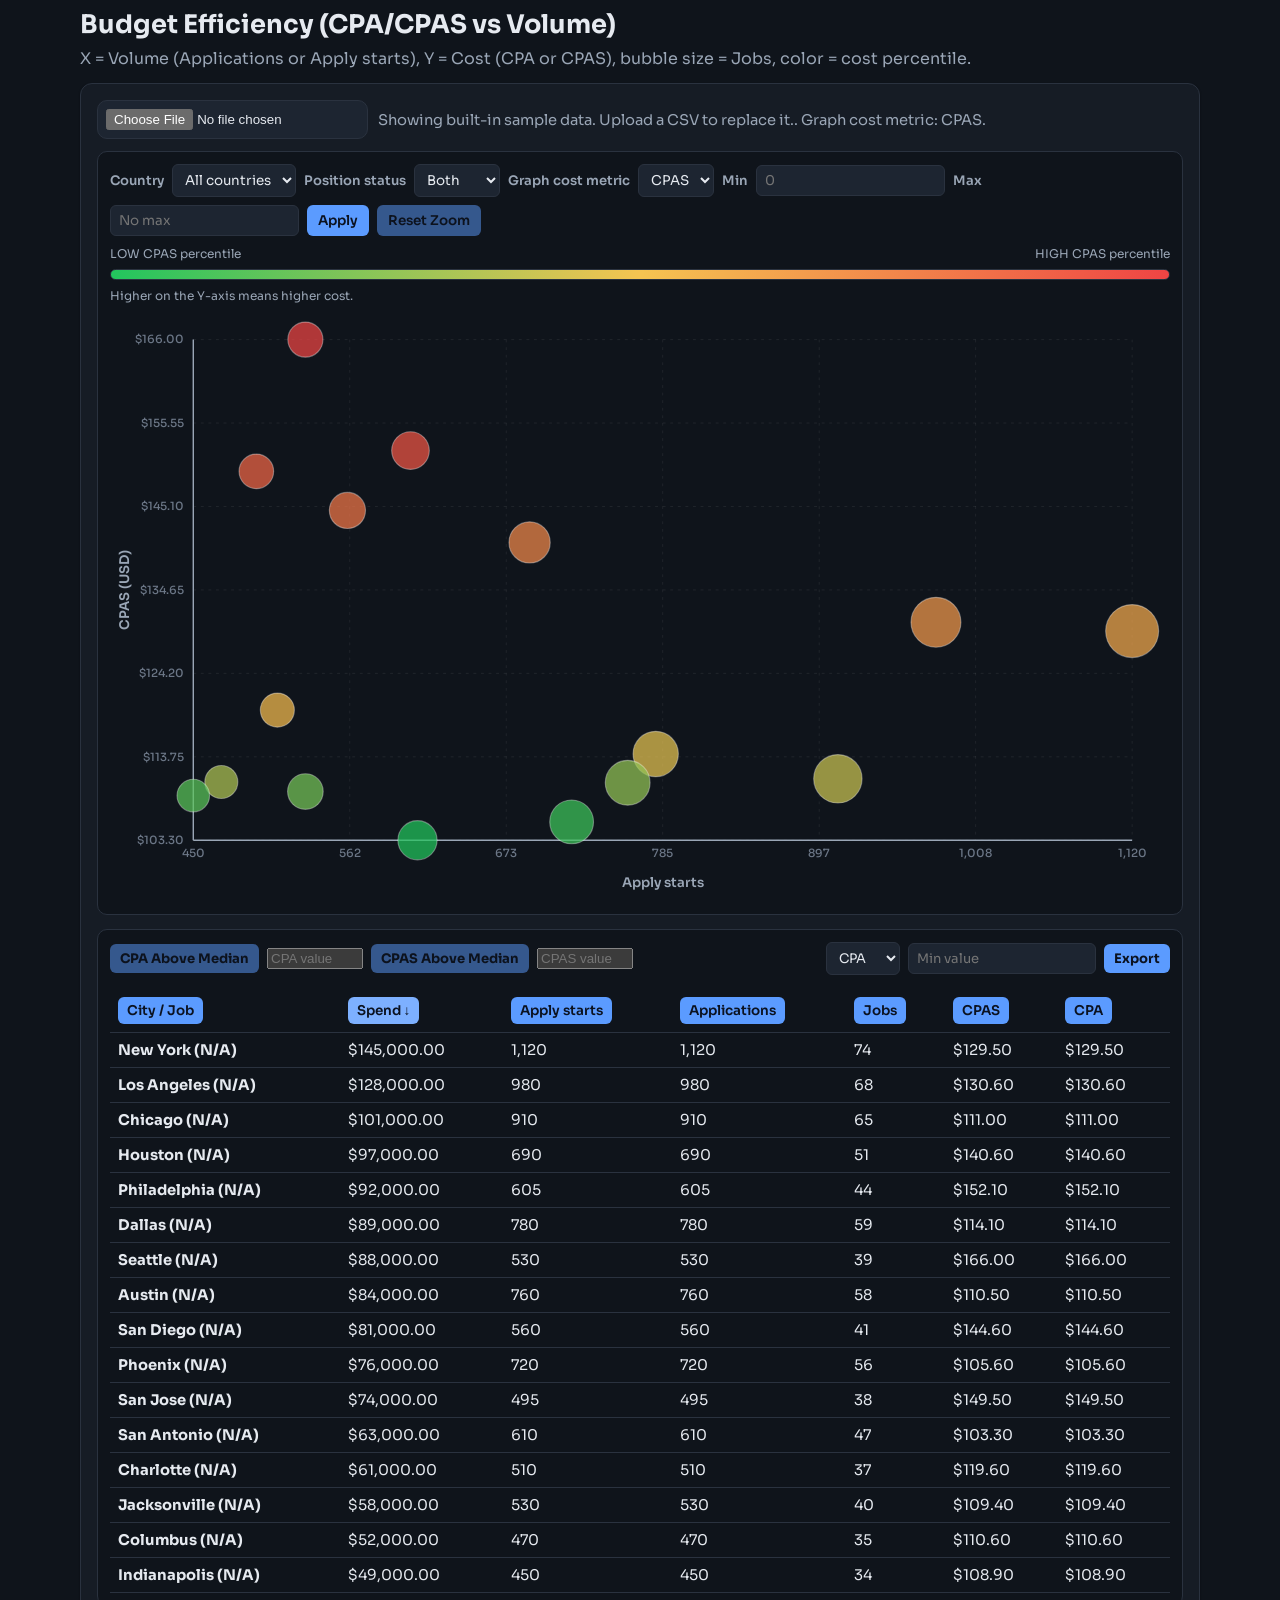
<file: budget-efficiency/budget-efficiency-tool.html>
<!doctype html>
<html lang="en">
  <head>
    <meta charset="UTF-8" />
    <meta name="viewport" content="width=device-width, initial-scale=1.0" />
    <script src="../auth-gate.js"></script>
    <title>Budget Efficiency (CPA/CPAS vs Volume)</title>
    <link rel="icon" type="image/svg+xml" href="../favicon.svg" />
    <link rel="stylesheet" href="../theme.css" />
    <link rel="stylesheet" href="./budget-efficiency.css" />
    <link rel="preconnect" href="https://fonts.googleapis.com" />
    <link rel="preconnect" href="https://fonts.gstatic.com" crossorigin />
    <link href="https://fonts.googleapis.com/css2?family=Sora:wght@400;600;700&display=swap" rel="stylesheet" />
  </head>
  <body>
    <div class="wrap">
      <div class="header">
        <h1 id="pageTitle">Budget Efficiency (CPA/CPAS vs Volume)</h1>
        <p id="pageSubtitle">
          X = Volume (Applications or Apply starts), Y = Cost (CPA or CPAS), bubble size = Jobs, color = cost percentile.
        </p>
      </div>

      <div class="card">
        <div class="controls">
          <input id="csv-file" type="file" accept=".csv,text/csv" />
          <span id="status" class="status">Showing built-in sample data. Upload a CSV to replace it.</span>
        </div>
        <div class="section-card">
          <div class="graph-controls">
            <label for="countryFilterSelector">Country</label>
            <select id="countryFilterSelector">
              <option value="__all__">All countries</option>
            </select>
            <label for="positionStatusSelector">Position status</label>
            <select id="positionStatusSelector">
              <option value="both">Both</option>
              <option value="open">Open</option>
              <option value="closed">Closed</option>
            </select>
            <label id="graphMetricLabel" for="costMetricSelector">Graph cost metric</label>
            <select id="costMetricSelector">
              <option value="cpas">CPAS</option>
              <option value="cpa">CPA</option>
            </select>
            <label id="minLabel" for="costMinInput">Min</label>
            <input id="costMinInput" type="number" min="0" step="0.01" placeholder="0" />
            <label id="maxLabel" for="costMaxInput">Max</label>
            <input id="costMaxInput" type="number" min="0" step="0.01" placeholder="No max" />
            <button id="applyCostFilterBtn" type="button">Apply</button>
            <button id="resetZoomBtn" type="button" disabled>Reset Zoom</button>
          </div>
          <div class="legend">
            <div class="legend-labels"><span id="legendCostLow">LOW CPA percentile</span><span id="legendCostHigh">HIGH CPA percentile</span></div>
            <div class="legend-bar"></div>
            <div id="legendNote" class="legend-note">Higher on the Y-axis means higher cost.</div>
          </div>
          <div id="graphMedianNotice" class="median-notice"></div>
          <svg id="chart" viewBox="0 0 1120 620" role="img" aria-label="Volume versus cost bubble chart"></svg>
          <div id="tooltip" class="tooltip"></div>
        </div>

        <div class="section-card">
          <div class="table-filter-controls">
            <button id="filterMedianCpaBtn" class="median-filter-btn" type="button">CPA Above Median</button>
            <input id="cpaMedianInput" class="median-input" type="number" min="0" step="0.01" placeholder="CPA value" />
            <button id="filterMedianCpasBtn" class="median-filter-btn" type="button">CPAS Above Median</button>
            <input id="cpasMedianInput" class="median-input" type="number" min="0" step="0.01" placeholder="CPAS value" />
            <span id="tableMedianNotice" class="table-median-notice"></span>
            <button id="clearCityFilterBtn" class="median-filter-btn city-filter-btn" type="button"></button>
            <div class="export-controls">
              <select id="exportMetricSelector">
                <option value="cpa">CPA</option>
                <option value="cpas">CPAS</option>
              </select>
              <input id="exportThresholdInput" type="number" min="0" step="0.01" placeholder="Min value" />
              <button id="exportFilteredBtn" class="median-filter-btn" type="button">Export</button>
            </div>
          </div>
          <div class="table-wrap">
            <table>
              <thead>
                <tr>
                  <th><button id="nameHeaderBtn" class="sort-btn" data-sort-key="name">City / Job</button></th>
                  <th><button id="spendHeaderBtn" class="sort-btn" data-sort-key="spend">Spend</button></th>
                  <th><button id="applyStartsHeaderBtn" class="sort-btn" data-sort-key="applyStarts">Apply starts</button></th>
                  <th id="applicationsHeader"><button id="applicationsHeaderBtn" class="sort-btn" data-sort-key="applications">Applications</button></th>
                  <th><button id="jobsHeaderBtn" class="sort-btn" data-sort-key="jobs">Jobs</button></th>
                  <th><button id="cpasHeaderBtn" class="sort-btn" data-sort-key="cpas">CPAS</button></th>
                  <th id="cpaHeader"><button id="cpaHeaderBtn" class="sort-btn" data-sort-key="cpa">CPA</button></th>
                </tr>
              </thead>
              <tbody id="table-body"></tbody>
            </table>
          </div>
        </div>
      </div>
    </div>

    <script src="./budget-efficiency.js"></script>
  </body>
</html>
</file>
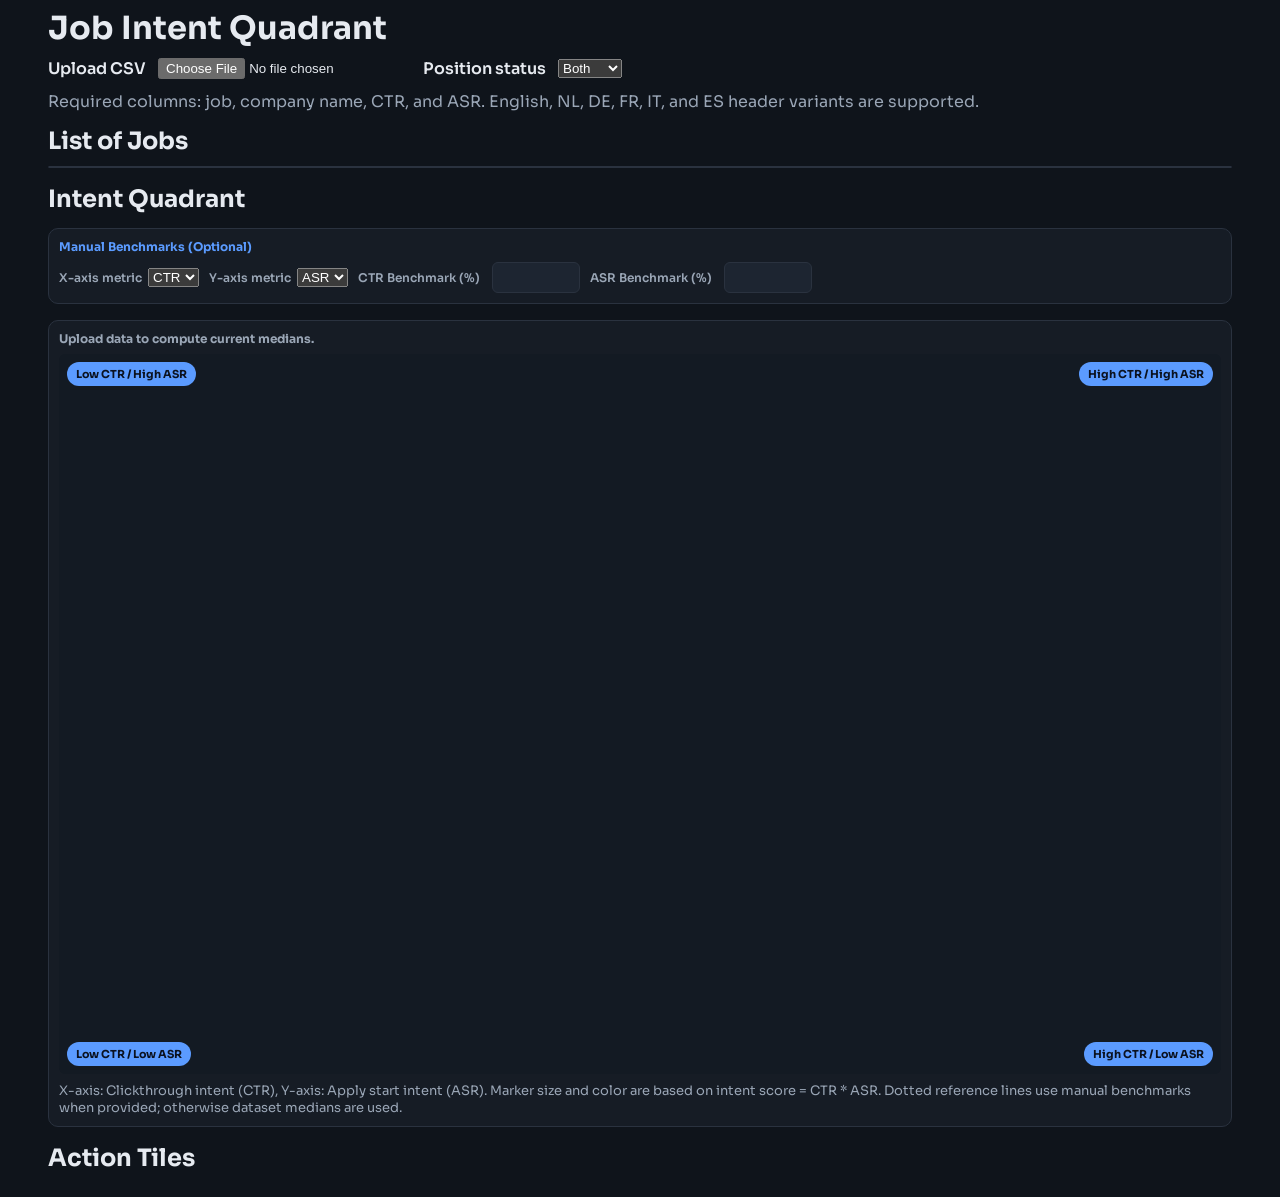
<file: scraper/intent-quadrant-tool.html>
<!doctype html>
<html lang="en">
  <head>
    <meta charset="UTF-8" />
    <meta name="viewport" content="width=device-width, initial-scale=1.0" />
    <script src="../auth-gate.js"></script>
    <title>Intent Quadrant</title>
    <link rel="icon" type="image/svg+xml" href="../favicon.svg" />
    <link rel="preconnect" href="https://fonts.googleapis.com" />
    <link rel="preconnect" href="https://fonts.gstatic.com" crossorigin />
    <link href="https://fonts.googleapis.com/css2?family=Sora:wght@400;600;700&display=swap" rel="stylesheet" />
    <link rel="stylesheet" href="../theme.css" />
    <link rel="stylesheet" href="./intent-quadrant.css" />
  </head>
  <body>
    <main>
      <h1 id="pageTitle">Job Intent Quadrant</h1>
      <div class="upload">
        <label id="uploadLabel" for="csvFile">Upload CSV</label>
        <input id="csvFile" type="file" accept=".csv" />
        <label for="positionStatusSelector">Position status</label>
        <select id="positionStatusSelector">
          <option value="both">Both</option>
          <option value="open">Open</option>
          <option value="closed">Closed</option>
        </select>
      </div>
      <p id="hintText" class="hint">
        Required columns: job, company name, CTR, and ASR. English, NL, DE, FR, IT, and ES header variants are supported.
      </p>
      <div id="error" class="error" hidden></div>

      <h2 id="jobsTitle">List of Jobs</h2>
      <div class="table-wrap">
        <table id="dataTable">
          <thead id="tableHead"></thead>
          <tbody id="tableBody"></tbody>
        </table>
      </div>

      <h2 id="quadrantTitle" style="margin-top: 16px">Intent Quadrant</h2>
      <section class="benchmark-panel">
        <p id="benchTitle" class="benchmark-title">Manual Benchmarks (Optional)</p>
        <div class="benchmark-controls">
          <div class="benchmark-field">
            <label id="xAxisLabel" for="xAxisMetricSelector">X-axis metric</label>
            <select id="xAxisMetricSelector">
              <option value="ctr">CTR</option>
              <option value="asr">ASR</option>
              <option value="acr">ACR</option>
            </select>
          </div>
          <div class="benchmark-field">
            <label id="yAxisLabel" for="yAxisMetricSelector">Y-axis metric</label>
            <select id="yAxisMetricSelector">
              <option value="asr">ASR</option>
              <option value="ctr">CTR</option>
              <option value="acr">ACR</option>
            </select>
          </div>
          <div class="benchmark-field">
            <label id="xBenchLabel" for="xBenchmarkInput">X Benchmark (%)</label>
            <input id="xBenchmarkInput" type="number" min="0" step="0.1" />
          </div>
          <div class="benchmark-field">
            <label id="yBenchLabel" for="yBenchmarkInput">Y Benchmark (%)</label>
            <input id="yBenchmarkInput" type="number" min="0" step="0.1" />
          </div>
        </div>
      </section>

      <div class="quadrant-shell">
        <p id="benchmarkNotice" class="benchmark-note">Upload data to compute current medians.</p>
        <div class="chart-wrap">
          <svg id="chart" viewBox="0 0 1000 620" aria-label="Intent Quadrant Chart"></svg>
          <div id="quadrantFilterOverlay" class="quadrant-filter-overlay">
            <button id="filterQHH" class="quadrant-filter-btn q-hh" type="button">High/High</button>
            <button id="filterQHL" class="quadrant-filter-btn q-hl" type="button">High/Low</button>
            <button id="filterQLH" class="quadrant-filter-btn q-lh" type="button">Low/High</button>
            <button id="filterQLL" class="quadrant-filter-btn q-ll" type="button">Low/Low</button>
          </div>
        </div>
        <p id="chartLegendText" class="legend">
          X-axis: Clickthrough intent (CTR), Y-axis: Apply start intent (ASR). Marker size and color are based on intent score = CTR * ASR.
          Dotted reference lines use manual benchmarks when provided; otherwise dataset medians are used.
        </p>
      </div>

      <h2 id="tilesTitle" style="margin-top: 16px">Action Tiles</h2>
      <section class="tiles" id="tiles"></section>
    </main>

    <div id="tooltip" class="tooltip"></div>
    <div id="tileHoverTooltip" class="tile-hover-tooltip"></div>

    <script src="./intent-quadrant.js"></script>
  </body>
</html>
</file>
<file: theme.css>
/*
 * theme.css — shared design tokens for the Marketing Analytics Suite.
 *
 * Single source of truth for the dark, clean-minimal design language.
 * Included as the FIRST stylesheet on every page (./theme.css on the root
 * shell, ../theme.css inside each tool folder), before the page's own CSS so
 * local :root variables can alias these tokens.
 *
 * Aesthetic: clean & minimal — flat surfaces, 1px hairline borders, restrained
 * shadows. Theme: dark. Density: comfortable-middle. Accent: Indeed blue is the
 * brand anchor (--t-brand), but a lighter derived blue (--t-accent) does the
 * interactive work since #003A9B is too dark for contrast on dark surfaces.
 */

:root {
  /* Surfaces (low -> elevated) */
  --t-bg: #0f141b;        /* page background (deep slate) */
  --t-surface: #161c25;   /* cards / panels */
  --t-elevated: #1d2531;  /* popovers, tooltips, menus */

  /* Borders / hairlines */
  --t-border: #2a323f;
  --t-border-strong: #39414f;

  /* Text */
  --t-text: #e6eaf0;   /* primary */
  --t-muted: #9aa6b6;  /* secondary */
  --t-faint: #6b7686;  /* axis ticks, captions */

  /* Brand + interactive accent */
  --t-brand: #003a9b;             /* Indeed blue — identity/brand anchor */
  --t-accent: #5b9bff;            /* interactive: buttons / links / focus */
  --t-accent-hover: #7db0ff;
  --t-accent-soft: rgba(91, 155, 255, 0.16); /* selection fills, brush rect */
  --t-on-accent: #0b1220;         /* text on a solid accent button */

  /* Semantic good / bad (re-tuned for dark) */
  --t-good: #22c55e;
  --t-bad: #ef4444;
  --t-warn: #f5c451;
  --t-good-soft: rgba(34, 197, 94, 0.18);
  --t-bad-soft: rgba(239, 68, 68, 0.18);

  /* Performance scale — keep red->yellow->green semantics, brightened for dark */
  --t-scale-low: #ef4444;   /* worst */
  --t-scale-mid: #f5c451;
  --t-scale-high: #22c55e;  /* best */

  /* Chart chrome */
  --t-axis: #9aa6b6;
  --t-grid: rgba(255, 255, 255, 0.08);
  --t-plot-bg: #131a23;     /* SVG plot panel */

  /* Spacing scale (comfortable-middle) */
  --sp-1: 4px;
  --sp-2: 8px;
  --sp-3: 12px;
  --sp-4: 16px;
  --sp-5: 24px;
  --sp-6: 32px;

  /* Radius scale (trimmed from the old 14–18px) */
  --r-sm: 6px;
  --r-md: 10px;
  --r-lg: 12px;
  --r-pill: 999px;

  /* Shadow scale (restrained) */
  --sh-1: 0 1px 2px rgba(0, 0, 0, 0.4);
  --sh-2: 0 4px 12px rgba(0, 0, 0, 0.45);
}

/* Dark form controls + sensible defaults across all pages. */
:root {
  color-scheme: dark;
}

::selection {
  background: var(--t-accent-soft);
}

/* Native widgets (selects, checkboxes, scrollbars, date pickers) render dark. */
select,
input,
button,
textarea {
  color-scheme: dark;
}
</file>
<file: budget-efficiency/budget-efficiency.css>
:root {
        /* Aliased to shared tokens in theme.css (loaded first). */
        --bg: var(--t-bg);
        --panel: var(--t-surface);
        --tile: var(--t-surface);
        --ink: var(--t-text);
        --muted: var(--t-muted);
        --axis: var(--t-axis);
        --grid: var(--t-grid);
      }

      * {
        box-sizing: border-box;
      }

      body {
        margin: 0;
        min-height: 100vh;
        font-family: "Sora", "Avenir Next", sans-serif;
        color: var(--ink);
        background: var(--t-bg);
        padding: 8px;
      }

      .wrap {
        max-width: 1120px;
        margin: 0 auto;
      }

      .header {
        margin-bottom: 14px;
      }

      h1 {
        margin: 0;
        font-size: 1.6rem;
      }

      p {
        margin: 8px 0 0;
        color: var(--muted);
      }

      .card {
        position: relative;
        background: var(--panel);
        border: 1px solid var(--t-border);
        border-radius: var(--r-lg);
        box-shadow: var(--sh-1);
        padding: var(--sp-4);
      }

      .section-card {
        background: var(--t-bg);
        border: 1px solid var(--t-border);
        border-radius: var(--r-md);
        padding: var(--sp-3);
      }

      .section-card + .section-card {
        margin-top: 14px;
      }

      .controls {
        display: flex;
        flex-wrap: wrap;
        gap: 10px;
        align-items: center;
        margin-bottom: 12px;
      }

      .controls input[type="file"] {
        border: 1px solid var(--t-border);
        border-radius: var(--r-md);
        background: var(--t-elevated);
        color: var(--t-text);
        padding: 8px;
      }

      .status {
        font-size: 0.92rem;
        color: var(--muted);
      }

      .graph-controls {
        display: flex;
        flex-wrap: wrap;
        gap: 8px;
        align-items: center;
        margin-bottom: 10px;
      }

      .graph-controls label {
        font-size: 0.82rem;
        color: var(--muted);
        font-weight: 600;
      }

      .graph-controls select,
      .graph-controls input {
        border: 1px solid var(--t-border);
        border-radius: var(--r-sm);
        background: var(--t-elevated);
        color: var(--t-text);
        padding: 6px 8px;
        font: inherit;
        font-size: 0.84rem;
      }

      .graph-controls button {
        border: 1px solid transparent;
        border-radius: var(--r-sm);
        background: var(--t-accent);
        color: var(--t-on-accent);
        font: inherit;
        font-size: 0.84rem;
        font-weight: 600;
        padding: 6px 10px;
        cursor: pointer;
        transition: box-shadow 120ms ease, transform 120ms ease, background-color 120ms ease;
      }

      .graph-controls button:hover {
        background: var(--t-accent-hover);
        transform: translateY(-1px);
      }

      .graph-controls button:disabled {
        opacity: 0.5;
        cursor: not-allowed;
        box-shadow: none;
        transform: none;
      }

      svg {
        width: 100%;
        height: auto;
        display: block;
      }

      .legend {
        display: grid;
        gap: 8px;
        margin: 0 0 12px;
        font-size: 0.95rem;
        color: var(--muted);
      }

      .legend-bar {
        height: 11px;
        border-radius: var(--r-pill);
        border: 1px solid var(--t-border);
        background: linear-gradient(to right, var(--t-scale-high), var(--t-scale-mid), var(--t-scale-low));
      }

      .legend-labels {
        display: flex;
        justify-content: space-between;
        font-size: 12px;
        color: var(--muted);
      }

      .table-wrap {
        margin-top: 14px;
        overflow-x: auto;
      }

      table {
        width: 100%;
        border-collapse: collapse;
        font-size: 0.92rem;
      }

      th,
      td {
        border-bottom: 1px solid var(--t-border);
        text-align: left;
        padding: 8px;
        white-space: nowrap;
      }

      th {
        color: var(--muted);
        font-weight: 600;
      }

      .sort-btn {
        appearance: none;
        border: 1px solid transparent;
        background: var(--t-accent);
        color: var(--t-on-accent);
        border-radius: var(--r-sm);
        padding: 4px 8px;
        font: inherit;
        font-size: 0.84rem;
        font-weight: 600;
        cursor: pointer;
        transition: box-shadow 120ms ease, transform 120ms ease, background-color 120ms ease;
      }

      .sort-btn:hover {
        background: var(--t-accent-hover);
        transform: translateY(-1px);
      }

      .sort-btn.active {
        background: var(--t-accent-hover);
      }

      .city-row td:first-child {
        font-weight: 700;
      }

      .city-row.clickable {
        cursor: pointer;
      }

      .city-row.clickable td {
        transition: background-color 140ms ease;
      }

      .city-row.clickable:hover td {
        background: var(--t-elevated);
      }

      .row-toggle {
        width: 22px;
        height: 22px;
        border: 1px solid transparent;
        border-radius: var(--r-pill);
        background: var(--t-accent);
        color: var(--t-on-accent);
        font-weight: 700;
        margin-right: 8px;
        cursor: pointer;
      }

      .legend-note {
        font-size: 12px;
        color: var(--muted);
      }

      .median-notice {
        margin: 4px 0 10px;
        font-size: 12px;
        color: var(--t-accent);
        font-weight: 700;
      }

      .table-filter-controls {
        display: flex;
        gap: 8px;
        align-items: center;
        margin-bottom: 10px;
        flex-wrap: wrap;
      }

      .export-controls {
        margin-left: auto;
        display: flex;
        gap: 8px;
        align-items: center;
      }

      .export-controls select,
      .export-controls input {
        border: 1px solid var(--t-border);
        border-radius: var(--r-sm);
        background: var(--t-elevated);
        color: var(--t-text);
        padding: 6px 8px;
        font: inherit;
        font-size: 0.82rem;
      }

      .median-input {
        width: 96px;
      }

      .median-filter-btn {
        border: 1px solid transparent;
        border-radius: var(--r-sm);
        background: var(--t-accent);
        color: var(--t-on-accent);
        font: inherit;
        font-size: 0.82rem;
        font-weight: 700;
        padding: 5px 9px;
        cursor: pointer;
        transition: box-shadow 120ms ease, transform 120ms ease, background-color 120ms ease;
      }

      .median-filter-btn:hover {
        background: var(--t-accent-hover);
        transform: translateY(-1px);
      }

      .median-filter-btn.active {
        background: var(--t-accent-hover);
      }

      .median-filter-btn:disabled {
        opacity: 0.5;
        cursor: not-allowed;
        box-shadow: none;
        transform: none;
      }

      .table-median-notice {
        font-size: 12px;
        color: var(--t-accent);
        font-weight: 700;
      }

      .city-filter-btn {
        display: none;
      }

      .job-row td:first-child {
        padding-left: 36px;
        color: var(--muted);
      }

      .job-row td { background: transparent; }
      .job-row.above-median td { background: var(--t-bad-soft) !important; }
      .city-row.above-median td { background: var(--t-bad-soft) !important; }

      .tooltip {
        position: absolute;
        pointer-events: none;
        opacity: 0;
        transform: translate(-50%, -120%);
        transition: opacity 120ms ease;
        background: var(--t-elevated);
        color: var(--t-text);
        border: 1px solid var(--t-border);
        border-radius: var(--r-md);
        padding: 8px 10px;
        font-size: 0.82rem;
        line-height: 1.35;
        white-space: nowrap;
        z-index: 3;
      }

      .zoom-click-menu {
        position: absolute;
        z-index: 6;
        min-width: 220px;
        max-width: 280px;
        background: var(--t-elevated);
        border: 1px solid var(--t-border);
        border-radius: var(--r-lg);
        box-shadow: var(--sh-2);
        padding: 10px;
      }

      .zoom-click-menu-title {
        font-size: 0.86rem;
        font-weight: 700;
        color: var(--t-text);
        margin: 0 0 4px;
      }

      .zoom-click-menu-text {
        font-size: 0.8rem;
        color: var(--muted);
        margin: 0 0 8px;
      }

      .zoom-click-menu-actions {
        display: flex;
        gap: 6px;
        justify-content: flex-end;
      }

      .zoom-click-menu-actions button {
        border: 1px solid transparent;
        border-radius: var(--r-sm);
        background: var(--t-accent);
        color: var(--t-on-accent);
        font: inherit;
        font-size: 0.78rem;
        font-weight: 700;
        padding: 5px 9px;
        cursor: pointer;
        transition: box-shadow 120ms ease, transform 120ms ease, background-color 120ms ease;
      }

      .zoom-click-menu-actions button:hover {
        background: var(--t-accent-hover);
        transform: translateY(-1px);
      }

      .zoom-click-menu-actions .cancel-btn {
        background: var(--t-surface);
        color: var(--t-muted);
        border-color: var(--t-border);
      }

      .zoom-click-menu-actions .cancel-btn:hover {
        background: var(--t-elevated);
      }

      @media (max-width: 768px) {
        body {
          padding: 8px;
        }

        h1 {
          font-size: 1.3rem;
        }
      }
</file>
<file: scraper/intent-quadrant.css>
:root {
        /* Aliased to shared tokens in theme.css (loaded first). */
        --bg: var(--t-bg);
        --surface: var(--t-surface);
        --ink: var(--t-text);
        --muted: var(--t-muted);
        --line: var(--t-border);
        --brand: var(--t-accent);
      }

      * {
        box-sizing: border-box;
      }

      body {
        margin: 0;
        font-family: "Sora", "Avenir Next", sans-serif;
        color: var(--ink);
        background: var(--t-bg);
      }

      main {
        max-width: 1200px;
        margin: 0 auto;
        padding: 8px;
      }

      h1,
      h2,
      h3 {
        margin: 0 0 10px;
      }

      .upload {
        display: flex;
        gap: 12px;
        align-items: center;
        flex-wrap: wrap;
        margin-bottom: 12px;
      }

      .upload label {
        font-weight: 600;
      }

      .hint {
        color: var(--muted);
        margin: 0 0 14px;
      }

      .benchmark-controls {
        display: flex;
        flex-wrap: wrap;
        gap: 10px;
        margin: 0;
        align-items: center;
      }

      .benchmark-panel {
        margin: 14px 0 12px;
        border: 1px solid var(--line);
        border-radius: var(--r-md);
        background: var(--t-surface);
        padding: 10px;
      }

      .benchmark-title {
        margin: 0 0 8px;
        font-size: 12px;
        font-weight: 700;
        color: var(--brand);
      }

      .benchmark-controls label {
        font-size: 12px;
        color: var(--muted);
        font-weight: 600;
      }

      .benchmark-field {
        display: flex;
        align-items: center;
        gap: 6px;
      }

      .benchmark-controls input {
        width: 88px;
        margin-left: 6px;
        border: 1px solid var(--t-border);
        border-radius: var(--r-sm);
        background: var(--t-elevated);
        color: var(--t-text);
        padding: 6px 8px;
        font: inherit;
        font-size: 13px;
      }

      .benchmark-controls input:focus {
        outline: none;
        border-color: var(--t-accent);
        box-shadow: 0 0 0 2px var(--t-accent-soft);
      }


      .error {
        color: var(--t-bad);
        font-weight: 600;
        margin: 8px 0 14px;
      }

      .table-wrap {
        border: 1px solid var(--line);
        border-radius: var(--r-md);
        overflow: auto;
        background: var(--surface);
        max-height: 340px;
      }

      table {
        border-collapse: collapse;
        width: 100%;
      }

      thead {
        position: sticky;
        top: 0;
        background: var(--t-elevated);
        z-index: 1;
      }

      th,
      td {
        border-bottom: 1px solid var(--line);
        white-space: nowrap;
        text-align: left;
        font-size: 13px;
        padding: 8px 10px;
      }

      .th-sort-btn {
        appearance: none;
        border: 1px solid transparent;
        background: var(--t-accent);
        color: var(--t-on-accent);
        border-radius: var(--r-sm);
        padding: 4px 8px;
        font: inherit;
        font-size: 12px;
        font-weight: 700;
        cursor: pointer;
      }

      .th-sort-btn:hover {
        background: var(--t-accent-hover);
      }

      .quadrant-shell {
        margin-top: 16px;
        border: 1px solid var(--line);
        border-radius: var(--r-md);
        padding: 10px;
        background: var(--surface);
      }

      .chart-wrap {
        position: relative;
      }

      #chart {
        width: 100%;
        height: auto;
        display: block;
        background: var(--t-plot-bg);
        border-radius: var(--r-sm);
      }

      .quadrant-filter-overlay {
        position: absolute;
        inset: 0;
        pointer-events: none;
      }

      .quadrant-filter-btn {
        position: absolute;
        pointer-events: auto;
        border: 1px solid transparent;
        border-radius: var(--r-pill);
        background: var(--t-accent);
        color: var(--t-on-accent);
        font: inherit;
        font-size: 11px;
        font-weight: 700;
        padding: 4px 8px;
        cursor: pointer;
        transition: box-shadow 120ms ease, transform 120ms ease, background-color 120ms ease;
      }

      .quadrant-filter-btn:hover {
        background: var(--t-accent-hover);
      }

      .quadrant-filter-btn.active {
        background: var(--t-good);
        color: var(--t-on-accent);
        border-color: transparent;
      }

      .quadrant-filter-btn.q-lh { left: 8px; top: 8px; }
      .quadrant-filter-btn.q-hh { right: 8px; top: 8px; }
      .quadrant-filter-btn.q-ll { left: 8px; bottom: 8px; }
      .quadrant-filter-btn.q-hl { right: 8px; bottom: 8px; }

      .tiles {
        margin-top: 16px;
        display: grid;
        grid-template-columns: repeat(3, minmax(0, 1fr));
        gap: 12px;
      }

      .tile {
        border: 1px solid var(--line);
        border-radius: var(--r-md);
        background: var(--surface);
        padding: 12px;
        position: relative;
      }

      .tile p {
        margin: 0 0 8px;
        font-size: 13px;
        color: var(--muted);
      }

      .tile-hint {
        font-size: 12px;
        color: var(--t-accent);
        font-weight: 600;
      }

      .tile-hover-tooltip {
        position: fixed;
        z-index: 1200;
        max-width: 380px;
        background: var(--t-elevated);
        border: 1px solid var(--line);
        border-radius: var(--r-md);
        box-shadow: var(--sh-2);
        padding: 10px 12px;
        display: none;
        pointer-events: none;
      }

      .tile-hover-tooltip p {
        margin: 0 0 8px;
        font-size: 12px;
        color: var(--t-text);
      }

      .tile-hover-tooltip ul {
        margin: 0;
        padding-left: 18px;
      }

      .tile-hover-tooltip li {
        font-size: 12px;
        color: var(--t-muted);
        margin-bottom: 4px;
      }

      .count {
        font-size: 13px;
        margin-bottom: 8px;
      }

      .job-list {
        margin: 0 0 10px;
        padding-left: 18px;
        max-height: 130px;
        overflow: auto;
      }

      .job-list li {
        font-size: 13px;
        margin-bottom: 4px;
      }

      button.export {
        border: 1px solid transparent;
        background: var(--t-accent);
        color: var(--t-on-accent);
        padding: 8px 10px;
        border-radius: var(--r-sm);
        font-size: 12px;
        cursor: pointer;
      }

      button.export:disabled {
        opacity: 0.45;
        cursor: not-allowed;
      }

      .tooltip {
        position: fixed;
        pointer-events: none;
        background: var(--t-elevated);
        color: var(--t-text);
        border: 1px solid var(--t-border);
        padding: 8px 10px;
        border-radius: var(--r-sm);
        font-size: 12px;
        line-height: 1.35;
        display: none;
        max-width: 280px;
        z-index: 999;
      }

      .legend {
        margin: 8px 0 0;
        font-size: 13px;
        color: var(--muted);
      }

      .benchmark-note {
        margin: 0 0 8px;
        font-size: 12px;
        color: var(--t-muted);
        font-weight: 700;
      }

      .benchmark-accent {
        color: var(--t-accent);
        font-weight: 800;
      }

      @media (max-width: 980px) {
        .tiles {
          grid-template-columns: 1fr;
        }
      }

      @media (max-width: 768px) {
        main {
          padding: 8px;
        }
      }
</file>
